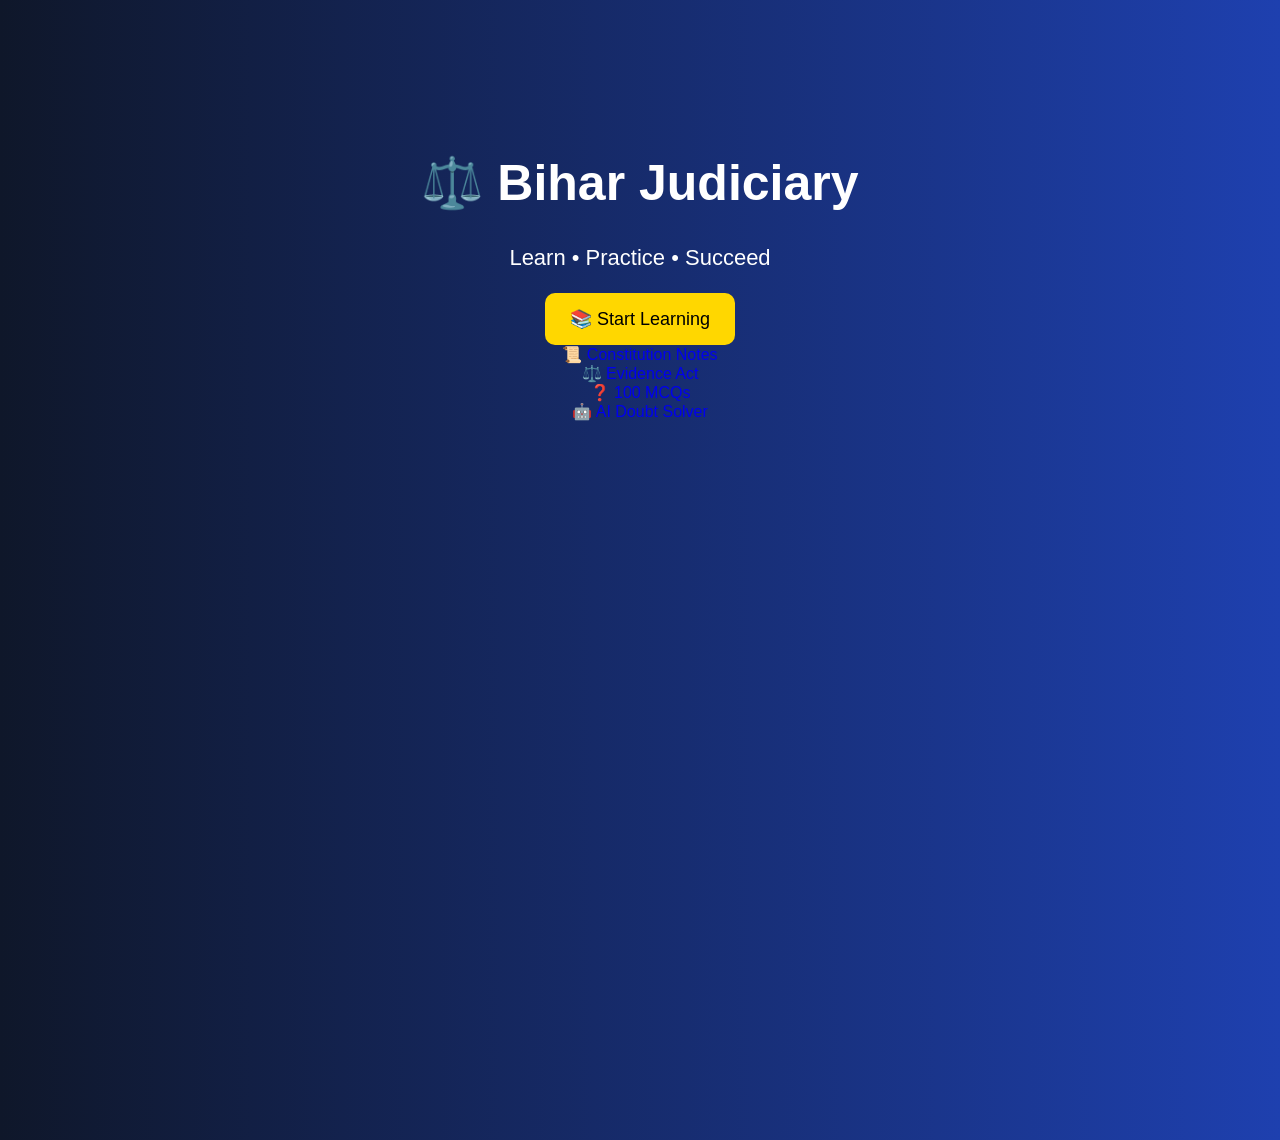
<file: index.html>
<!DOCTYPE html>
<html>
<head>
  <title>Bihar Judiciary App</title>
  <link rel="stylesheet" href="style.css">
</head>

<body>

  <div class="hero">

    <h1>⚖️ Bihar Judiciary</h1>

    <p>
      Learn • Practice • Succeed
    </p>

   <a href="syllabus.html">
  <button>
    📚 Start Learning
  </button>
</a>
<div class="quick-access">

 <a href="constitution.html" style="text-decoration:none;">
  <div class="card">
    📜 Constitution Notes
  </div>
</a>

<a href="evidence.html" style="text-decoration:none;">
  <div class="card">
    ⚖️ Evidence Act
  </div>
</a>

<a href="mcqs.html" style="text-decoration:none;">
  <div class="card">
    ❓ 100 MCQs
  </div>
</a>
<a href="ai.html" style="text-decoration:none;">
  <div class="card">
    🤖 AI Doubt Solver
  </div>
</a>

</div>
  </div>

</body>
</html>
</file>
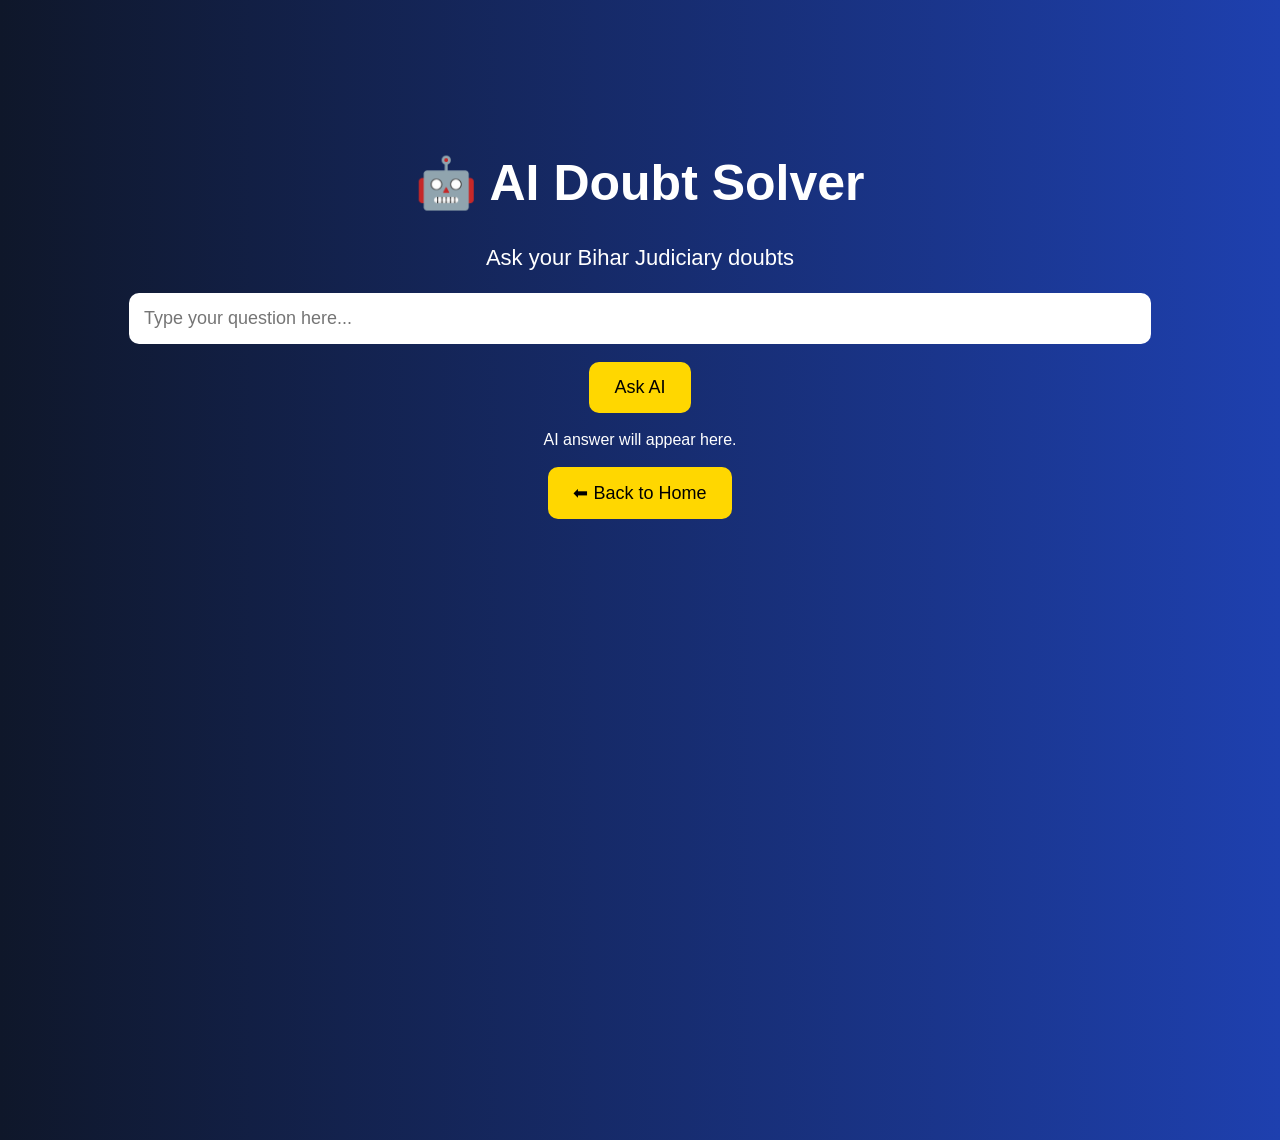
<file: ai.html>
<!DOCTYPE html>
<html>
<head>
  <title>AI Doubt Solver</title>
  <link rel="stylesheet" href="style.css">
</head>

<body>

<div class="hero">

<h1>🤖 AI Doubt Solver</h1>

<p>Ask your Bihar Judiciary doubts</p>

<input
  type="text"
  id="question"
  placeholder="Type your question here..."
  style="width:80%;padding:15px;border-radius:10px;border:none;font-size:18px;"
>

<br><br>

<button onclick="solveDoubt()">
  Ask AI
</button>

<br><br>

<div class="card" id="answer">
  AI answer will appear here.
</div>

<br>

<a href="index.html">
  <button>⬅ Back to Home</button>
</a>

</div>

<script>
function solveDoubt() {

  let q = document.getElementById("question").value;

  let answerBox = document.getElementById("answer");

  if(q.trim() === "") {
    answerBox.innerHTML = "Please enter a question.";
    return;
  }

  answerBox.innerHTML =
    "Demo Mode:<br><br>" +
    "Your question was: <b>" + q + "</b><br><br>" +
    "In Version 2, this will connect to a real AI backend.";
}
</script>

</body>
</html>
</file>
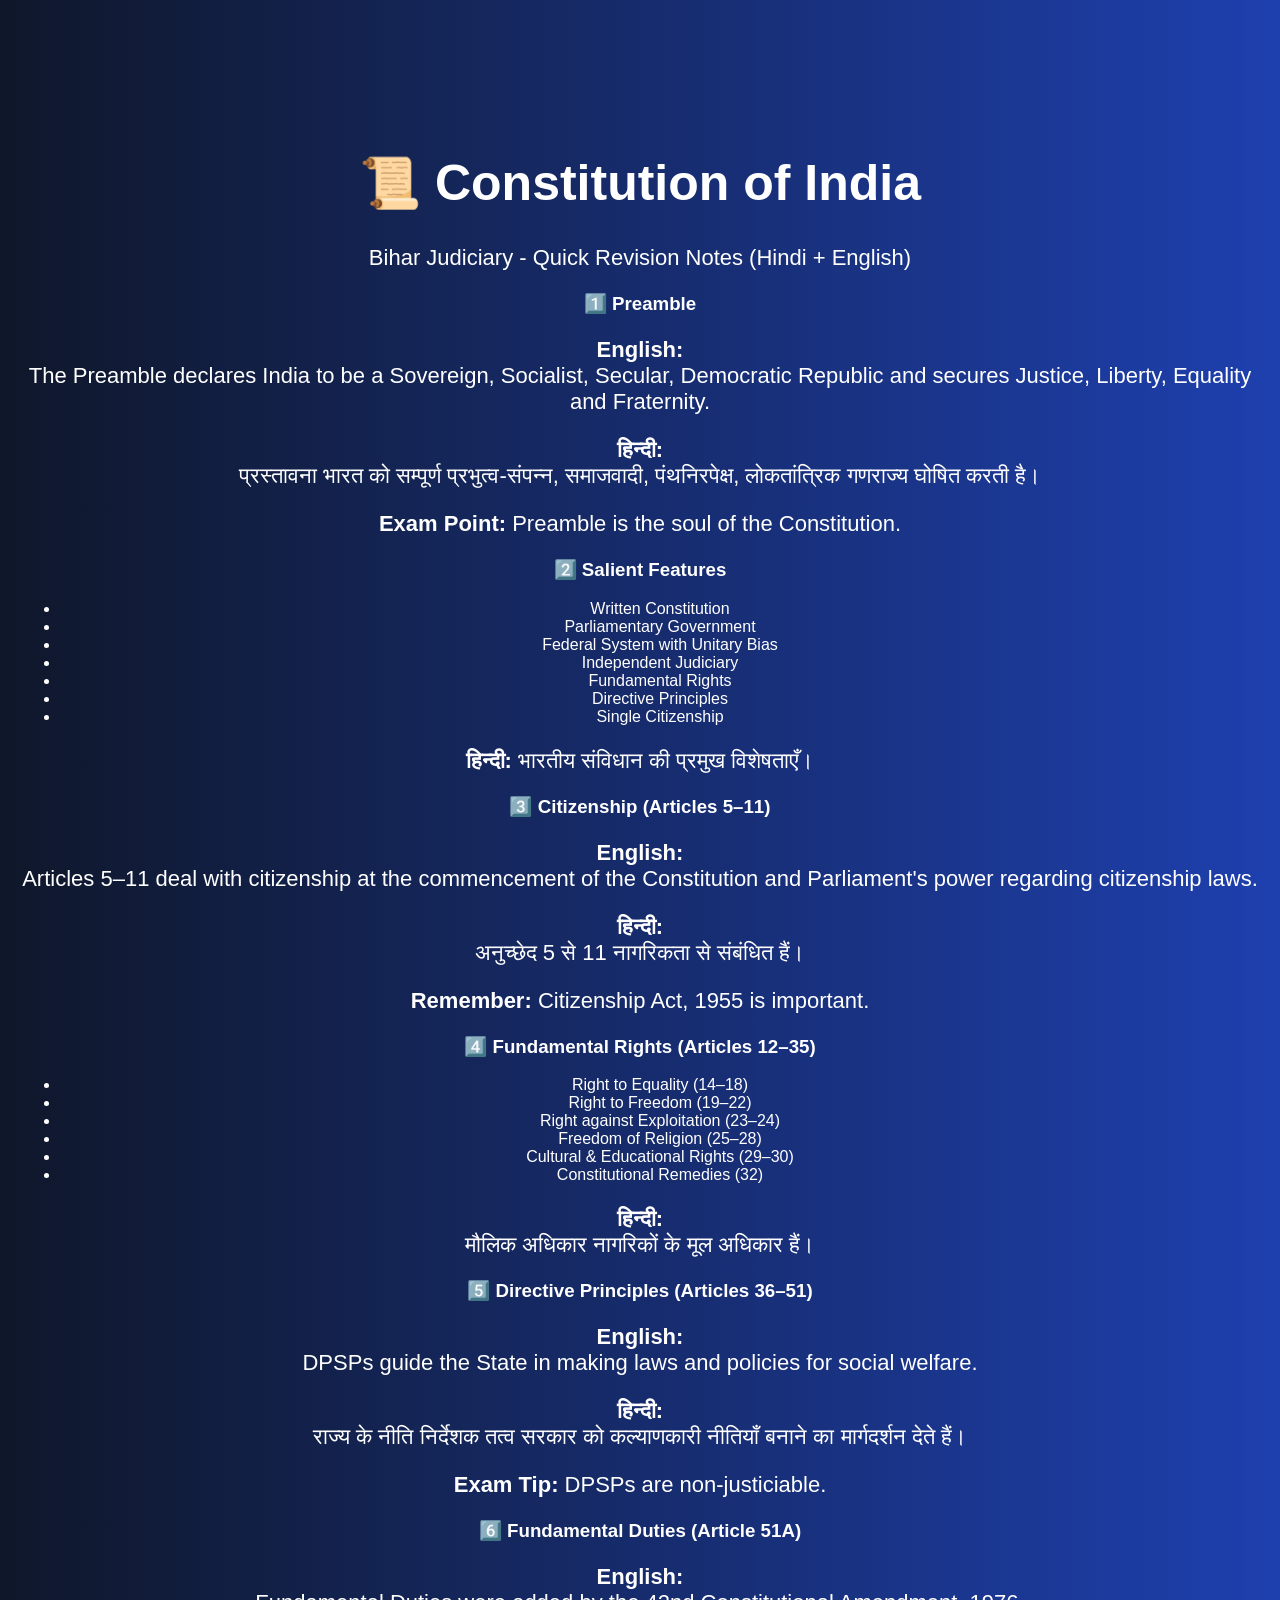
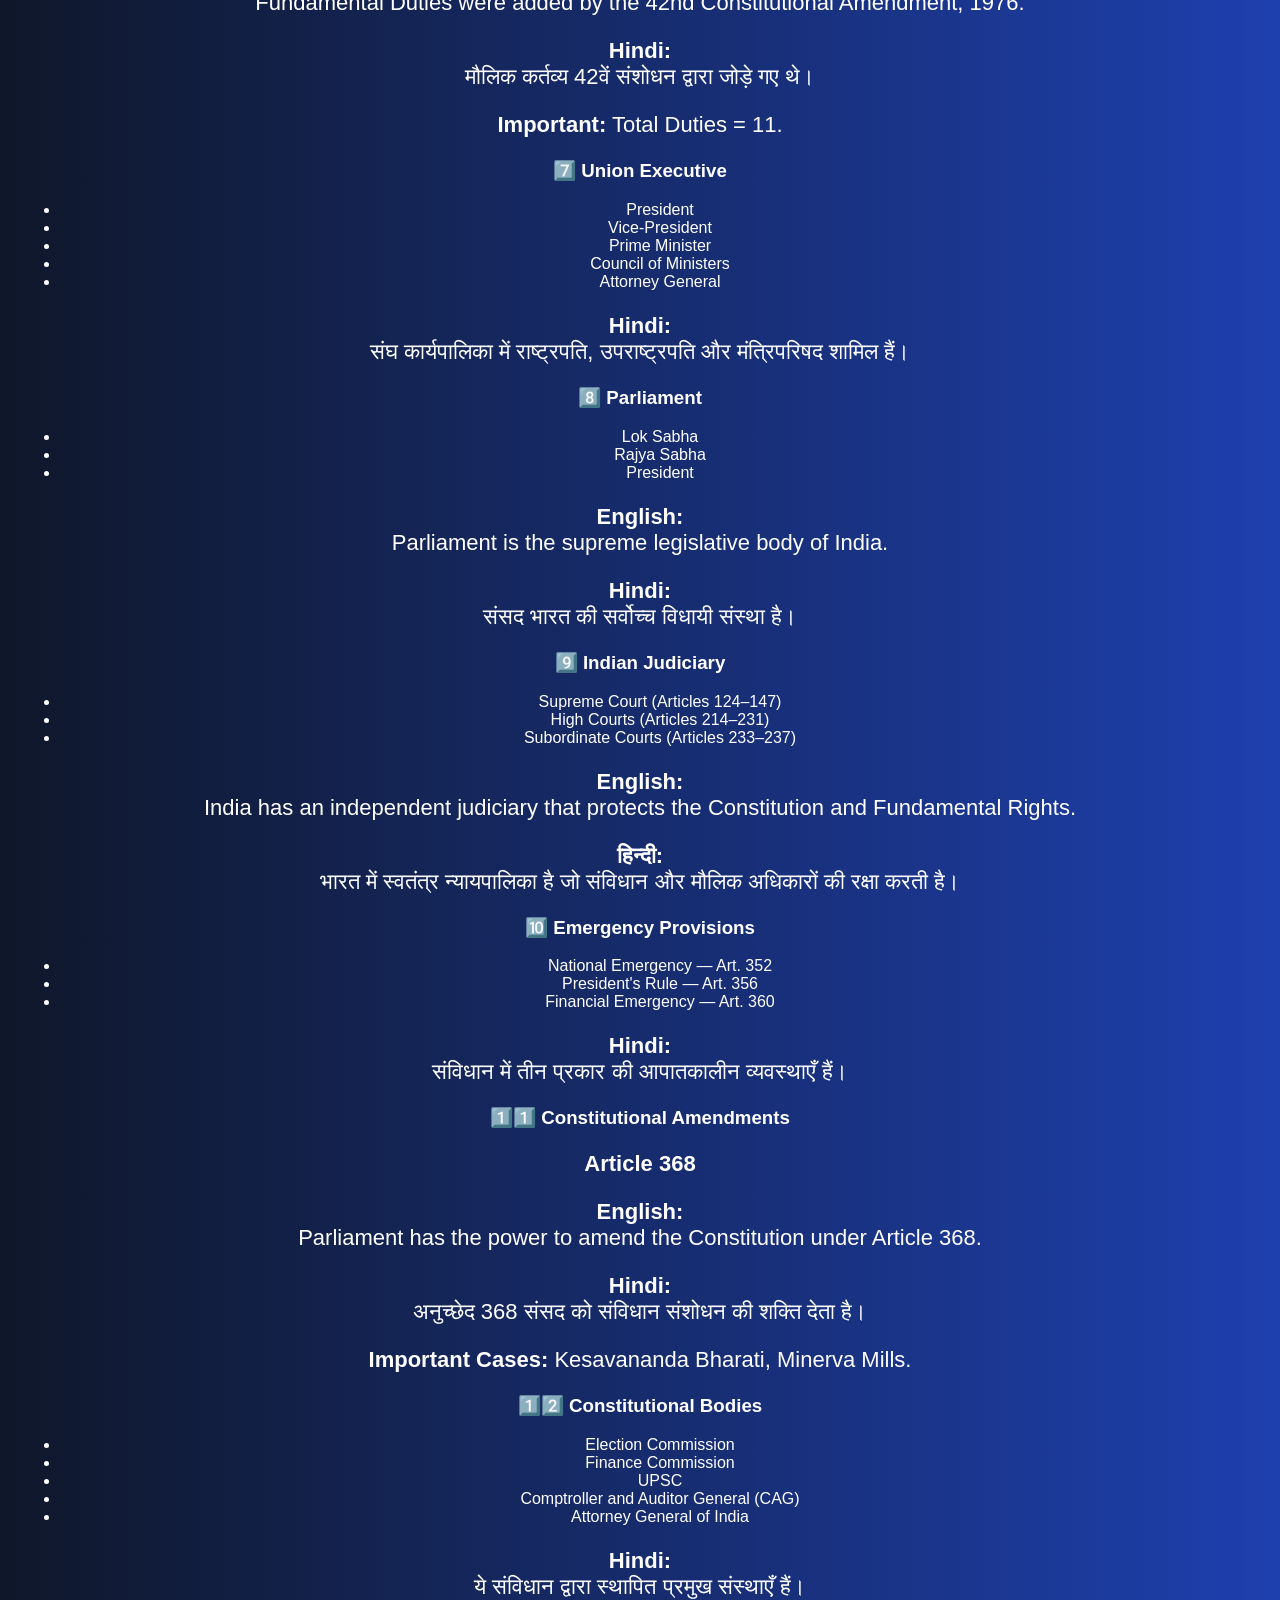
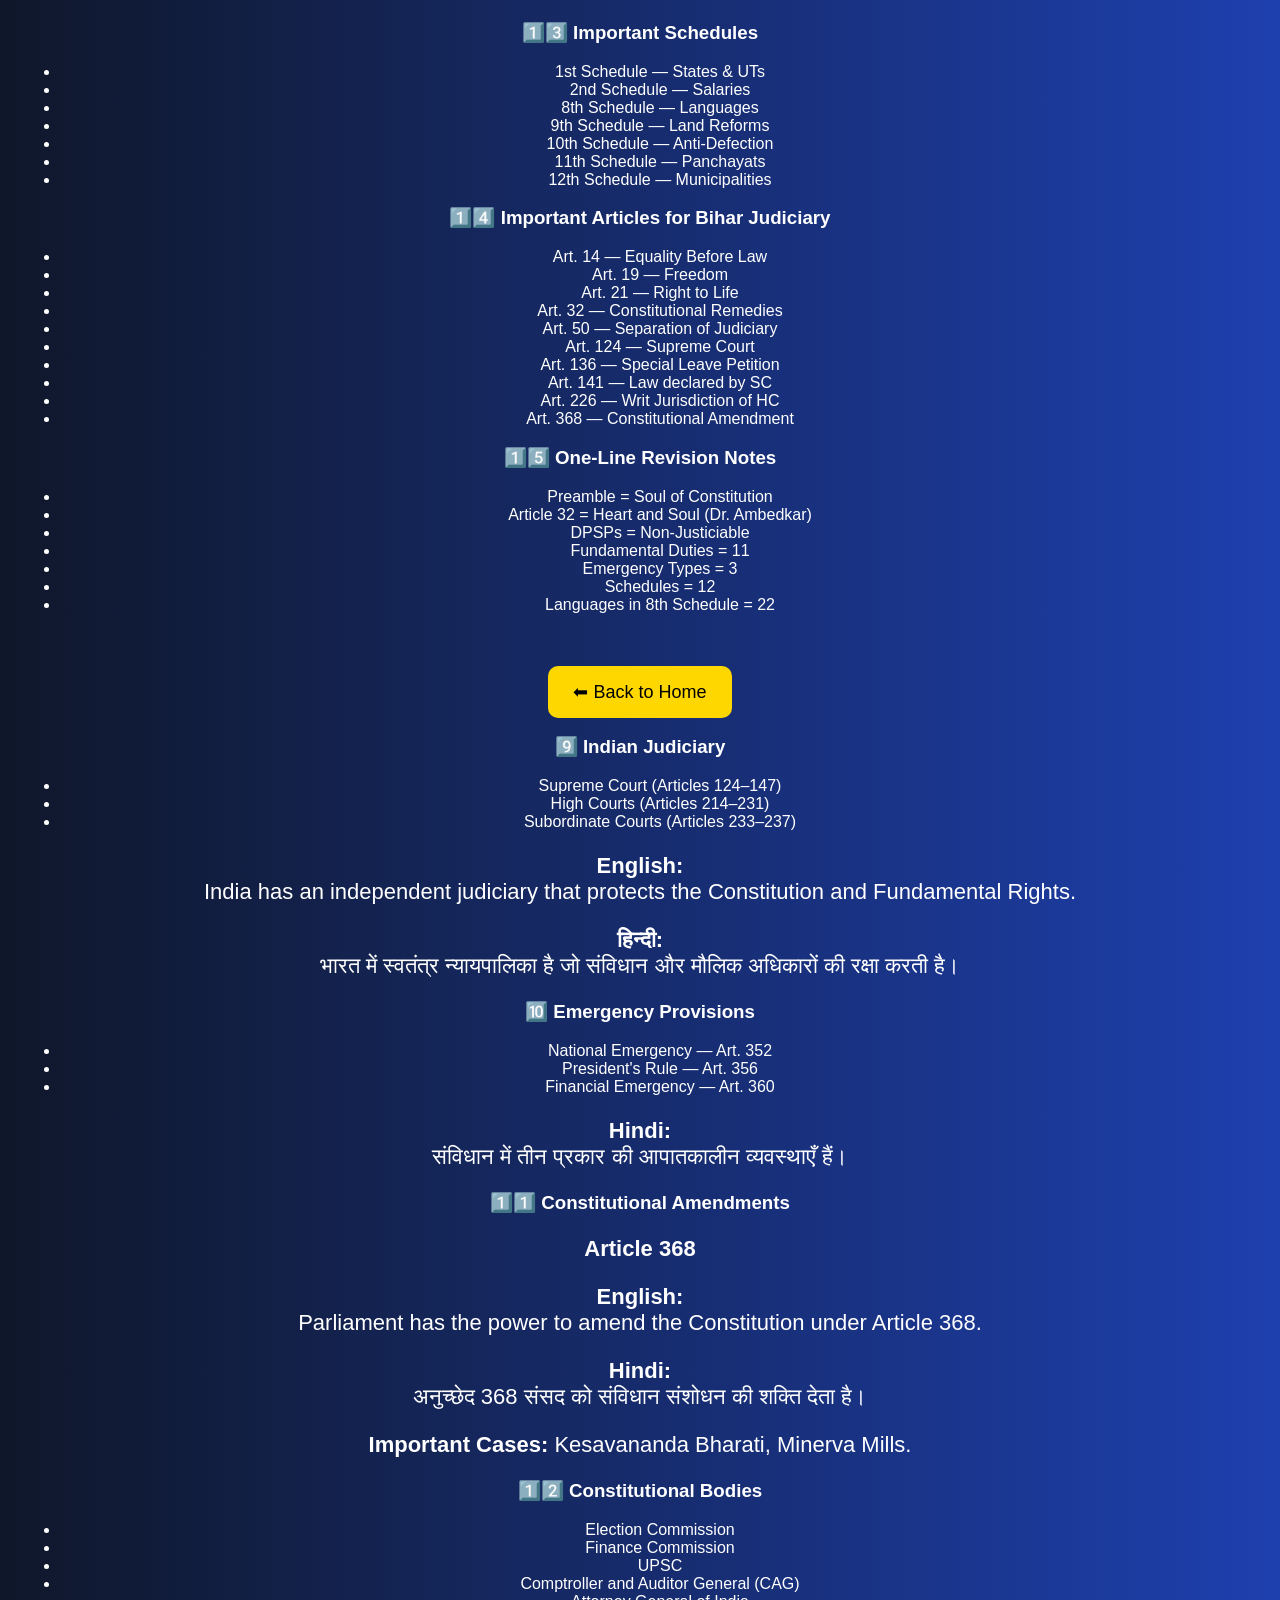
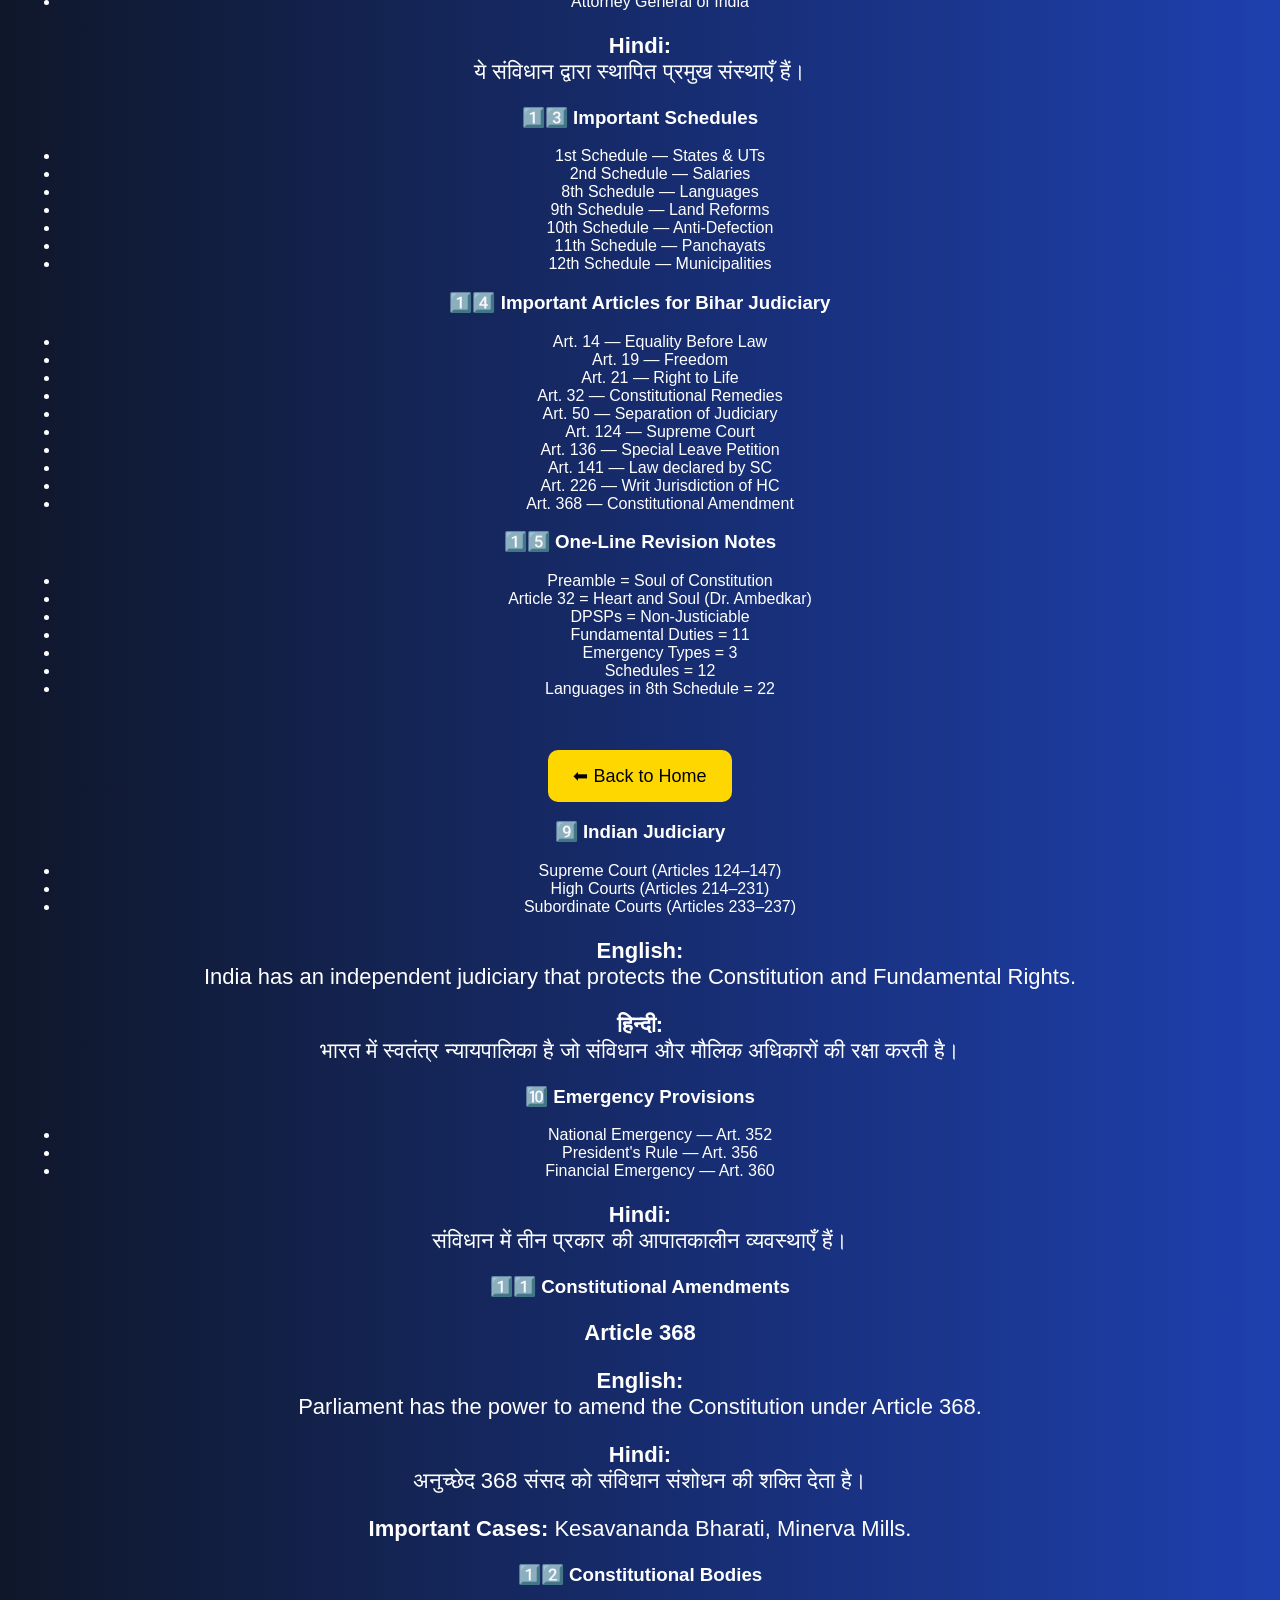
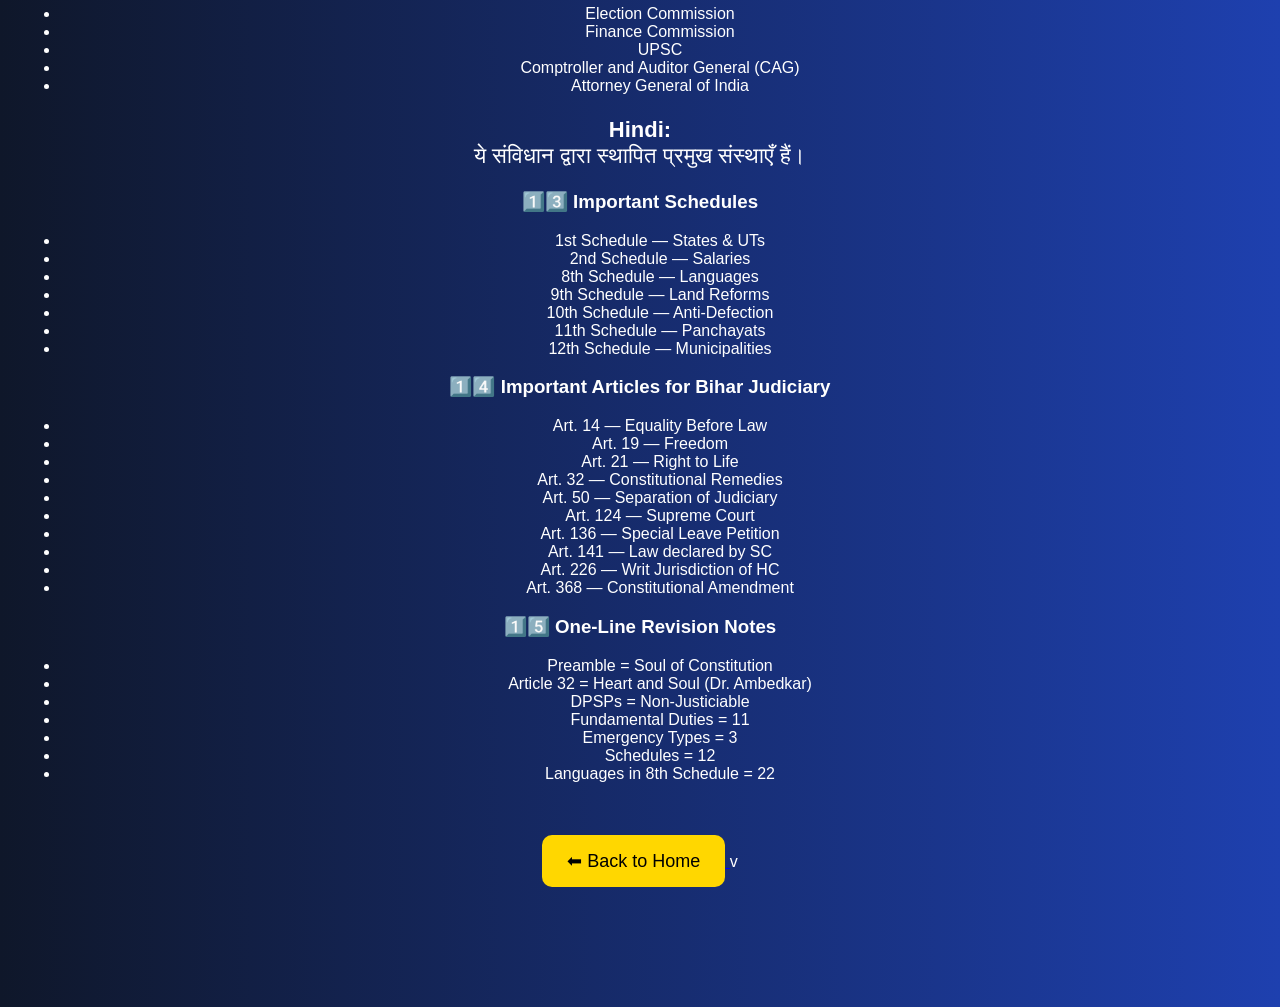
<file: constitution.html>
<!DOCTYPE html>
<html lang="en">
<head>
  <meta charset="UTF-8">
  <meta name="viewport" content="width=device-width, initial-scale=1.0">
  <title>Constitution of India Notes</title>
  <link rel="stylesheet" href="style.css">
</head>

<body>

<div class="hero">

<h1>📜 Constitution of India</h1>
<p>Bihar Judiciary - Quick Revision Notes (Hindi + English)</p>

<div class="quick-access">

<div class="card">
<h3>1️⃣ Preamble</h3>

<p><b>English:</b><br>
The Preamble declares India to be a Sovereign, Socialist, Secular, Democratic Republic and secures Justice, Liberty, Equality and Fraternity.</p>

<p><b>हिन्दी:</b><br>
प्रस्तावना भारत को सम्पूर्ण प्रभुत्व-संपन्न, समाजवादी, पंथनिरपेक्ष, लोकतांत्रिक गणराज्य घोषित करती है।</p>

<p><b>Exam Point:</b> Preamble is the soul of the Constitution.</p>
</div>


<div class="card">
<h3>2️⃣ Salient Features</h3>

<ul>
<li>Written Constitution</li>
<li>Parliamentary Government</li>
<li>Federal System with Unitary Bias</li>
<li>Independent Judiciary</li>
<li>Fundamental Rights</li>
<li>Directive Principles</li>
<li>Single Citizenship</li>
</ul>

<p><b>हिन्दी:</b> भारतीय संविधान की प्रमुख विशेषताएँ।</p>
</div>


<div class="card">
<h3>3️⃣ Citizenship (Articles 5–11)</h3>

<p><b>English:</b><br>
Articles 5–11 deal with citizenship at the commencement of the Constitution and Parliament's power regarding citizenship laws.</p>

<p><b>हिन्दी:</b><br>
अनुच्छेद 5 से 11 नागरिकता से संबंधित हैं।</p>

<p><b>Remember:</b> Citizenship Act, 1955 is important.</p>
</div>


<div class="card">
<h3>4️⃣ Fundamental Rights (Articles 12–35)</h3>

<ul>
<li>Right to Equality (14–18)</li>
<li>Right to Freedom (19–22)</li>
<li>Right against Exploitation (23–24)</li>
<li>Freedom of Religion (25–28)</li>
<li>Cultural & Educational Rights (29–30)</li>
<li>Constitutional Remedies (32)</li>
</ul>

<p><b>हिन्दी:</b><br>
मौलिक अधिकार नागरिकों के मूल अधिकार हैं।</p>
</div>


<div class="card">
<h3>5️⃣ Directive Principles (Articles 36–51)</h3>

<p><b>English:</b><br>
DPSPs guide the State in making laws and policies for social welfare.</p>

<p><b>हिन्दी:</b><br>
राज्य के नीति निर्देशक तत्व सरकार को कल्याणकारी नीतियाँ बनाने का मार्गदर्शन देते हैं।</p>

<p><b>Exam Tip:</b> DPSPs are non-justiciable.</p>
</div>


<div class="card">
<h3>6️⃣ Fundamental Duties (Article 51A)</h3>

<p><b>English:</b><br>
Fundamental Duties were added by the 42nd Constitutional Amendment, 1976.</p>

<p><b>Hindi:</b><br>
मौलिक कर्तव्य 42वें संशोधन द्वारा जोड़े गए थे।</p>

<p><b>Important:</b> Total Duties = 11.</p>
</div>


<div class="card">
<h3>7️⃣ Union Executive</h3>

<ul>
<li>President</li>
<li>Vice-President</li>
<li>Prime Minister</li>
<li>Council of Ministers</li>
<li>Attorney General</li>
</ul>

<p><b>Hindi:</b><br>
संघ कार्यपालिका में राष्ट्रपति, उपराष्ट्रपति और मंत्रिपरिषद शामिल हैं।</p>
</div>


<div class="card">
<h3>8️⃣ Parliament</h3>

<ul>
<li>Lok Sabha</li>
<li>Rajya Sabha</li>
<li>President</li>
</ul>

<p><b>English:</b><br>
Parliament is the supreme legislative body of India.</p>

<p><b>Hindi:</b><br>
संसद भारत की सर्वोच्च विधायी संस्था है।</p>
  <div class="card">
<h3>9️⃣ Indian Judiciary</h3>

<ul>
<li>Supreme Court (Articles 124–147)</li>
<li>High Courts (Articles 214–231)</li>
<li>Subordinate Courts (Articles 233–237)</li>
</ul>

<p><b>English:</b><br>
India has an independent judiciary that protects the Constitution and Fundamental Rights.</p>

<p><b>हिन्दी:</b><br>
भारत में स्वतंत्र न्यायपालिका है जो संविधान और मौलिक अधिकारों की रक्षा करती है।</p>
</div>


<div class="card">
<h3>🔟 Emergency Provisions</h3>

<ul>
<li>National Emergency — Art. 352</li>
<li>President's Rule — Art. 356</li>
<li>Financial Emergency — Art. 360</li>
</ul>

<p><b>Hindi:</b><br>
संविधान में तीन प्रकार की आपातकालीन व्यवस्थाएँ हैं।</p>
</div>


<div class="card">
<h3>1️⃣1️⃣ Constitutional Amendments</h3>

<p><b>Article 368</b></p>

<p><b>English:</b><br>
Parliament has the power to amend the Constitution under Article 368.</p>

<p><b>Hindi:</b><br>
अनुच्छेद 368 संसद को संविधान संशोधन की शक्ति देता है।</p>

<p><b>Important Cases:</b> Kesavananda Bharati, Minerva Mills.</p>
</div>


<div class="card">
<h3>1️⃣2️⃣ Constitutional Bodies</h3>

<ul>
<li>Election Commission</li>
<li>Finance Commission</li>
<li>UPSC</li>
<li>Comptroller and Auditor General (CAG)</li>
<li>Attorney General of India</li>
</ul>

<p><b>Hindi:</b><br>
ये संविधान द्वारा स्थापित प्रमुख संस्थाएँ हैं।</p>
</div>


<div class="card">
<h3>1️⃣3️⃣ Important Schedules</h3>

<ul>
<li>1st Schedule — States & UTs</li>
<li>2nd Schedule — Salaries</li>
<li>8th Schedule — Languages</li>
<li>9th Schedule — Land Reforms</li>
<li>10th Schedule — Anti-Defection</li>
<li>11th Schedule — Panchayats</li>
<li>12th Schedule — Municipalities</li>
</ul>
</div>


<div class="card">
<h3>1️⃣4️⃣ Important Articles for Bihar Judiciary</h3>

<ul>
<li>Art. 14 — Equality Before Law</li>
<li>Art. 19 — Freedom</li>
<li>Art. 21 — Right to Life</li>
<li>Art. 32 — Constitutional Remedies</li>
<li>Art. 50 — Separation of Judiciary</li>
<li>Art. 124 — Supreme Court</li>
<li>Art. 136 — Special Leave Petition</li>
<li>Art. 141 — Law declared by SC</li>
<li>Art. 226 — Writ Jurisdiction of HC</li>
<li>Art. 368 — Constitutional Amendment</li>
</ul>
</div>


<div class="card">
<h3>1️⃣5️⃣ One-Line Revision Notes</h3>

<ul>
<li>Preamble = Soul of Constitution</li>
<li>Article 32 = Heart and Soul (Dr. Ambedkar)</li>
<li>DPSPs = Non-Justiciable</li>
<li>Fundamental Duties = 11</li>
<li>Emergency Types = 3</li>
<li>Schedules = 12</li>
<li>Languages in 8th Schedule = 22</li>
</ul>
</div>

<br><br>

<a href="index.html">
<button>⬅ Back to Home</button>
</a><div class="card">
<h3>9️⃣ Indian Judiciary</h3>

<ul>
<li>Supreme Court (Articles 124–147)</li>
<li>High Courts (Articles 214–231)</li>
<li>Subordinate Courts (Articles 233–237)</li>
</ul>

<p><b>English:</b><br>
India has an independent judiciary that protects the Constitution and Fundamental Rights.</p>

<p><b>हिन्दी:</b><br>
भारत में स्वतंत्र न्यायपालिका है जो संविधान और मौलिक अधिकारों की रक्षा करती है।</p>
</div>


<div class="card">
<h3>🔟 Emergency Provisions</h3>

<ul>
<li>National Emergency — Art. 352</li>
<li>President's Rule — Art. 356</li>
<li>Financial Emergency — Art. 360</li>
</ul>

<p><b>Hindi:</b><br>
संविधान में तीन प्रकार की आपातकालीन व्यवस्थाएँ हैं।</p>
</div>


<div class="card">
<h3>1️⃣1️⃣ Constitutional Amendments</h3>

<p><b>Article 368</b></p>

<p><b>English:</b><br>
Parliament has the power to amend the Constitution under Article 368.</p>

<p><b>Hindi:</b><br>
अनुच्छेद 368 संसद को संविधान संशोधन की शक्ति देता है।</p>

<p><b>Important Cases:</b> Kesavananda Bharati, Minerva Mills.</p>
</div>


<div class="card">
<h3>1️⃣2️⃣ Constitutional Bodies</h3>

<ul>
<li>Election Commission</li>
<li>Finance Commission</li>
<li>UPSC</li>
<li>Comptroller and Auditor General (CAG)</li>
<li>Attorney General of India</li>
</ul>

<p><b>Hindi:</b><br>
ये संविधान द्वारा स्थापित प्रमुख संस्थाएँ हैं।</p>
</div>


<div class="card">
<h3>1️⃣3️⃣ Important Schedules</h3>

<ul>
<li>1st Schedule — States & UTs</li>
<li>2nd Schedule — Salaries</li>
<li>8th Schedule — Languages</li>
<li>9th Schedule — Land Reforms</li>
<li>10th Schedule — Anti-Defection</li>
<li>11th Schedule — Panchayats</li>
<li>12th Schedule — Municipalities</li>
</ul>
</div>


<div class="card">
<h3>1️⃣4️⃣ Important Articles for Bihar Judiciary</h3>

<ul>
<li>Art. 14 — Equality Before Law</li>
<li>Art. 19 — Freedom</li>
<li>Art. 21 — Right to Life</li>
<li>Art. 32 — Constitutional Remedies</li>
<li>Art. 50 — Separation of Judiciary</li>
<li>Art. 124 — Supreme Court</li>
<li>Art. 136 — Special Leave Petition</li>
<li>Art. 141 — Law declared by SC</li>
<li>Art. 226 — Writ Jurisdiction of HC</li>
<li>Art. 368 — Constitutional Amendment</li>
</ul>
</div>


<div class="card">
<h3>1️⃣5️⃣ One-Line Revision Notes</h3>

<ul>
<li>Preamble = Soul of Constitution</li>
<li>Article 32 = Heart and Soul (Dr. Ambedkar)</li>
<li>DPSPs = Non-Justiciable</li>
<li>Fundamental Duties = 11</li>
<li>Emergency Types = 3</li>
<li>Schedules = 12</li>
<li>Languages in 8th Schedule = 22</li>
</ul>
</div>

<br><br>

<a href="index.html">
<button>⬅ Back to Home</button>
</a><div class="card">
<h3>9️⃣ Indian Judiciary</h3>

<ul>
<li>Supreme Court (Articles 124–147)</li>
<li>High Courts (Articles 214–231)</li>
<li>Subordinate Courts (Articles 233–237)</li>
</ul>

<p><b>English:</b><br>
India has an independent judiciary that protects the Constitution and Fundamental Rights.</p>

<p><b>हिन्दी:</b><br>
भारत में स्वतंत्र न्यायपालिका है जो संविधान और मौलिक अधिकारों की रक्षा करती है।</p>
</div>


<div class="card">
<h3>🔟 Emergency Provisions</h3>

<ul>
<li>National Emergency — Art. 352</li>
<li>President's Rule — Art. 356</li>
<li>Financial Emergency — Art. 360</li>
</ul>

<p><b>Hindi:</b><br>
संविधान में तीन प्रकार की आपातकालीन व्यवस्थाएँ हैं।</p>
</div>


<div class="card">
<h3>1️⃣1️⃣ Constitutional Amendments</h3>

<p><b>Article 368</b></p>

<p><b>English:</b><br>
Parliament has the power to amend the Constitution under Article 368.</p>

<p><b>Hindi:</b><br>
अनुच्छेद 368 संसद को संविधान संशोधन की शक्ति देता है।</p>

<p><b>Important Cases:</b> Kesavananda Bharati, Minerva Mills.</p>
</div>


<div class="card">
<h3>1️⃣2️⃣ Constitutional Bodies</h3>

<ul>
<li>Election Commission</li>
<li>Finance Commission</li>
<li>UPSC</li>
<li>Comptroller and Auditor General (CAG)</li>
<li>Attorney General of India</li>
</ul>

<p><b>Hindi:</b><br>
ये संविधान द्वारा स्थापित प्रमुख संस्थाएँ हैं।</p>
</div>


<div class="card">
<h3>1️⃣3️⃣ Important Schedules</h3>

<ul>
<li>1st Schedule — States & UTs</li>
<li>2nd Schedule — Salaries</li>
<li>8th Schedule — Languages</li>
<li>9th Schedule — Land Reforms</li>
<li>10th Schedule — Anti-Defection</li>
<li>11th Schedule — Panchayats</li>
<li>12th Schedule — Municipalities</li>
</ul>
</div>


<div class="card">
<h3>1️⃣4️⃣ Important Articles for Bihar Judiciary</h3>

<ul>
<li>Art. 14 — Equality Before Law</li>
<li>Art. 19 — Freedom</li>
<li>Art. 21 — Right to Life</li>
<li>Art. 32 — Constitutional Remedies</li>
<li>Art. 50 — Separation of Judiciary</li>
<li>Art. 124 — Supreme Court</li>
<li>Art. 136 — Special Leave Petition</li>
<li>Art. 141 — Law declared by SC</li>
<li>Art. 226 — Writ Jurisdiction of HC</li>
<li>Art. 368 — Constitutional Amendment</li>
</ul>
</div>


<div class="card">
<h3>1️⃣5️⃣ One-Line Revision Notes</h3>

<ul>
<li>Preamble = Soul of Constitution</li>
<li>Article 32 = Heart and Soul (Dr. Ambedkar)</li>
<li>DPSPs = Non-Justiciable</li>
<li>Fundamental Duties = 11</li>
<li>Emergency Types = 3</li>
<li>Schedules = 12</li>
<li>Languages in 8th Schedule = 22</li>
</ul>
</div>

<br><br>

<a href="index.html">
<button>⬅ Back to Home</button>
</a>v
</div>

</div>

</div>

</body>
</html>
</file>
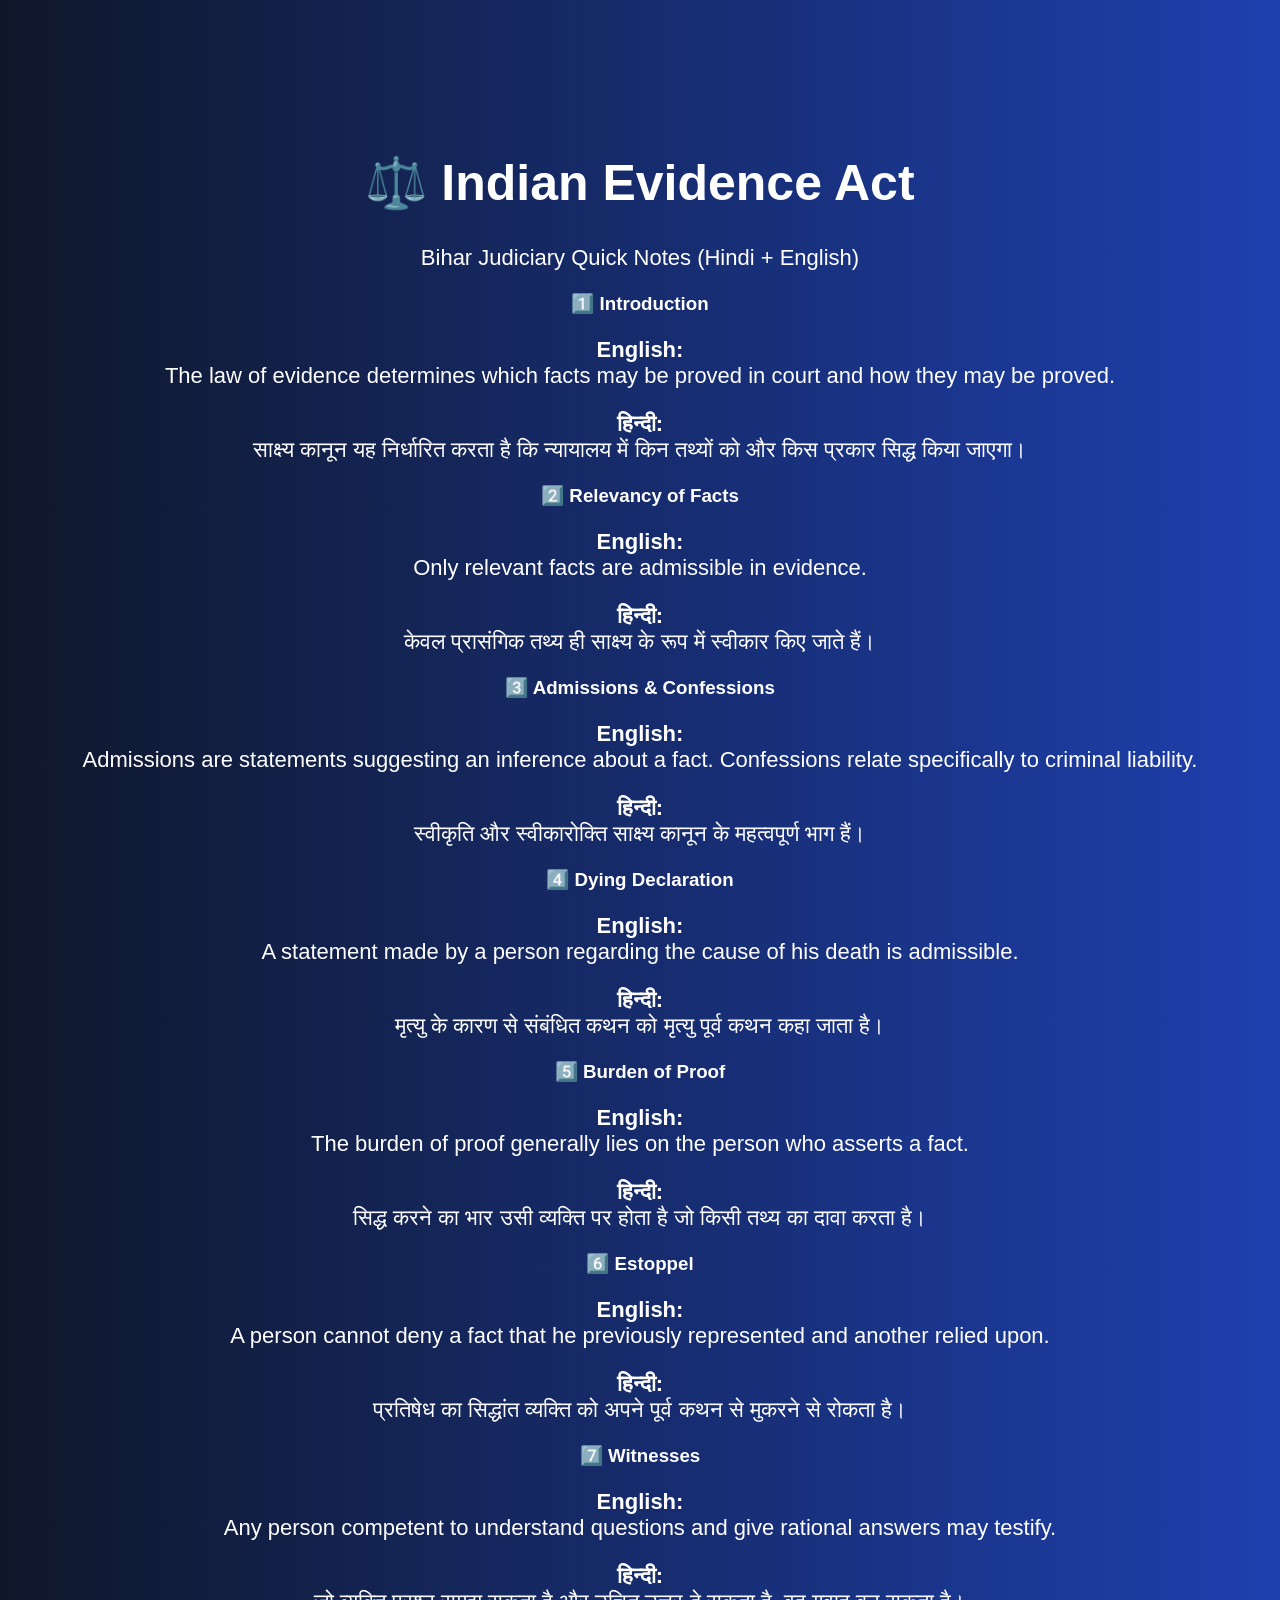
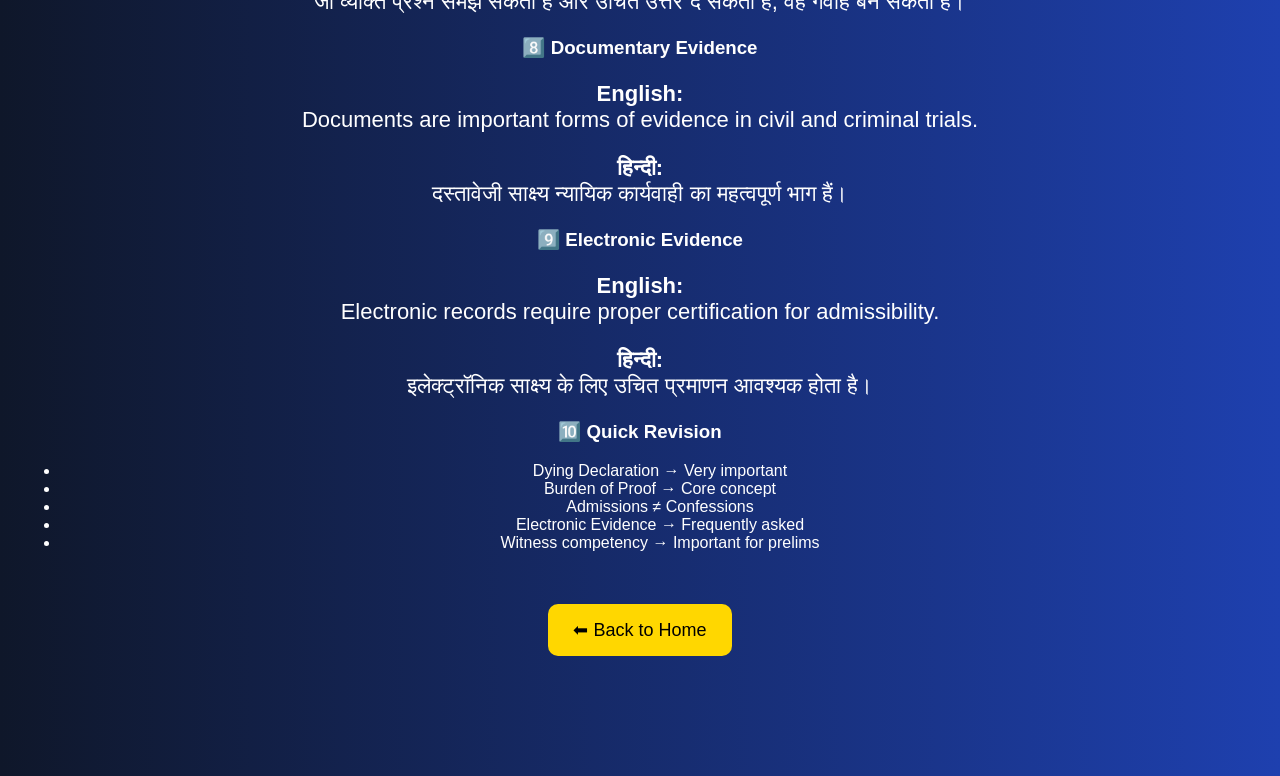
<file: evidence.html>
<!DOCTYPE html>
<html>
<head>
    <title>Indian Evidence Act</title>
    <link rel="stylesheet" href="style.css">
</head>

<body>

<div class="hero">

<h1>⚖️ Indian Evidence Act</h1>
<p>Bihar Judiciary Quick Notes (Hindi + English)</p>

<div class="quick-access">

<div class="card">
<h3>1️⃣ Introduction</h3>

<p><b>English:</b><br>
The law of evidence determines which facts may be proved in court and how they may be proved.</p>

<p><b>हिन्दी:</b><br>
साक्ष्य कानून यह निर्धारित करता है कि न्यायालय में किन तथ्यों को और किस प्रकार सिद्ध किया जाएगा।</p>
</div>


<div class="card">
<h3>2️⃣ Relevancy of Facts</h3>

<p><b>English:</b><br>
Only relevant facts are admissible in evidence.</p>

<p><b>हिन्दी:</b><br>
केवल प्रासंगिक तथ्य ही साक्ष्य के रूप में स्वीकार किए जाते हैं।</p>
</div>


<div class="card">
<h3>3️⃣ Admissions & Confessions</h3>

<p><b>English:</b><br>
Admissions are statements suggesting an inference about a fact. Confessions relate specifically to criminal liability.</p>

<p><b>हिन्दी:</b><br>
स्वीकृति और स्वीकारोक्ति साक्ष्य कानून के महत्वपूर्ण भाग हैं।</p>
</div>


<div class="card">
<h3>4️⃣ Dying Declaration</h3>

<p><b>English:</b><br>
A statement made by a person regarding the cause of his death is admissible.</p>

<p><b>हिन्दी:</b><br>
मृत्यु के कारण से संबंधित कथन को मृत्यु पूर्व कथन कहा जाता है।</p>
</div>


<div class="card">
<h3>5️⃣ Burden of Proof</h3>

<p><b>English:</b><br>
The burden of proof generally lies on the person who asserts a fact.</p>

<p><b>हिन्दी:</b><br>
सिद्ध करने का भार उसी व्यक्ति पर होता है जो किसी तथ्य का दावा करता है।</p>
</div>


<div class="card">
<h3>6️⃣ Estoppel</h3>

<p><b>English:</b><br>
A person cannot deny a fact that he previously represented and another relied upon.</p>

<p><b>हिन्दी:</b><br>
प्रतिषेध का सिद्धांत व्यक्ति को अपने पूर्व कथन से मुकरने से रोकता है।</p>
</div>


<div class="card">
<h3>7️⃣ Witnesses</h3>

<p><b>English:</b><br>
Any person competent to understand questions and give rational answers may testify.</p>

<p><b>हिन्दी:</b><br>
जो व्यक्ति प्रश्न समझ सकता है और उचित उत्तर दे सकता है, वह गवाह बन सकता है।</p>
</div>


<div class="card">
<h3>8️⃣ Documentary Evidence</h3>

<p><b>English:</b><br>
Documents are important forms of evidence in civil and criminal trials.</p>

<p><b>हिन्दी:</b><br>
दस्तावेजी साक्ष्य न्यायिक कार्यवाही का महत्वपूर्ण भाग हैं।</p>
</div>


<div class="card">
<h3>9️⃣ Electronic Evidence</h3>

<p><b>English:</b><br>
Electronic records require proper certification for admissibility.</p>

<p><b>हिन्दी:</b><br>
इलेक्ट्रॉनिक साक्ष्य के लिए उचित प्रमाणन आवश्यक होता है।</p>
</div>


<div class="card">
<h3>🔟 Quick Revision</h3>

<ul>
<li>Dying Declaration → Very important</li>
<li>Burden of Proof → Core concept</li>
<li>Admissions ≠ Confessions</li>
<li>Electronic Evidence → Frequently asked</li>
<li>Witness competency → Important for prelims</li>
</ul>
</div>

</div>

<br><br>

<a href="index.html">
<button>⬅ Back to Home</button>
</a>

</div>

</body>
</html>
</file>
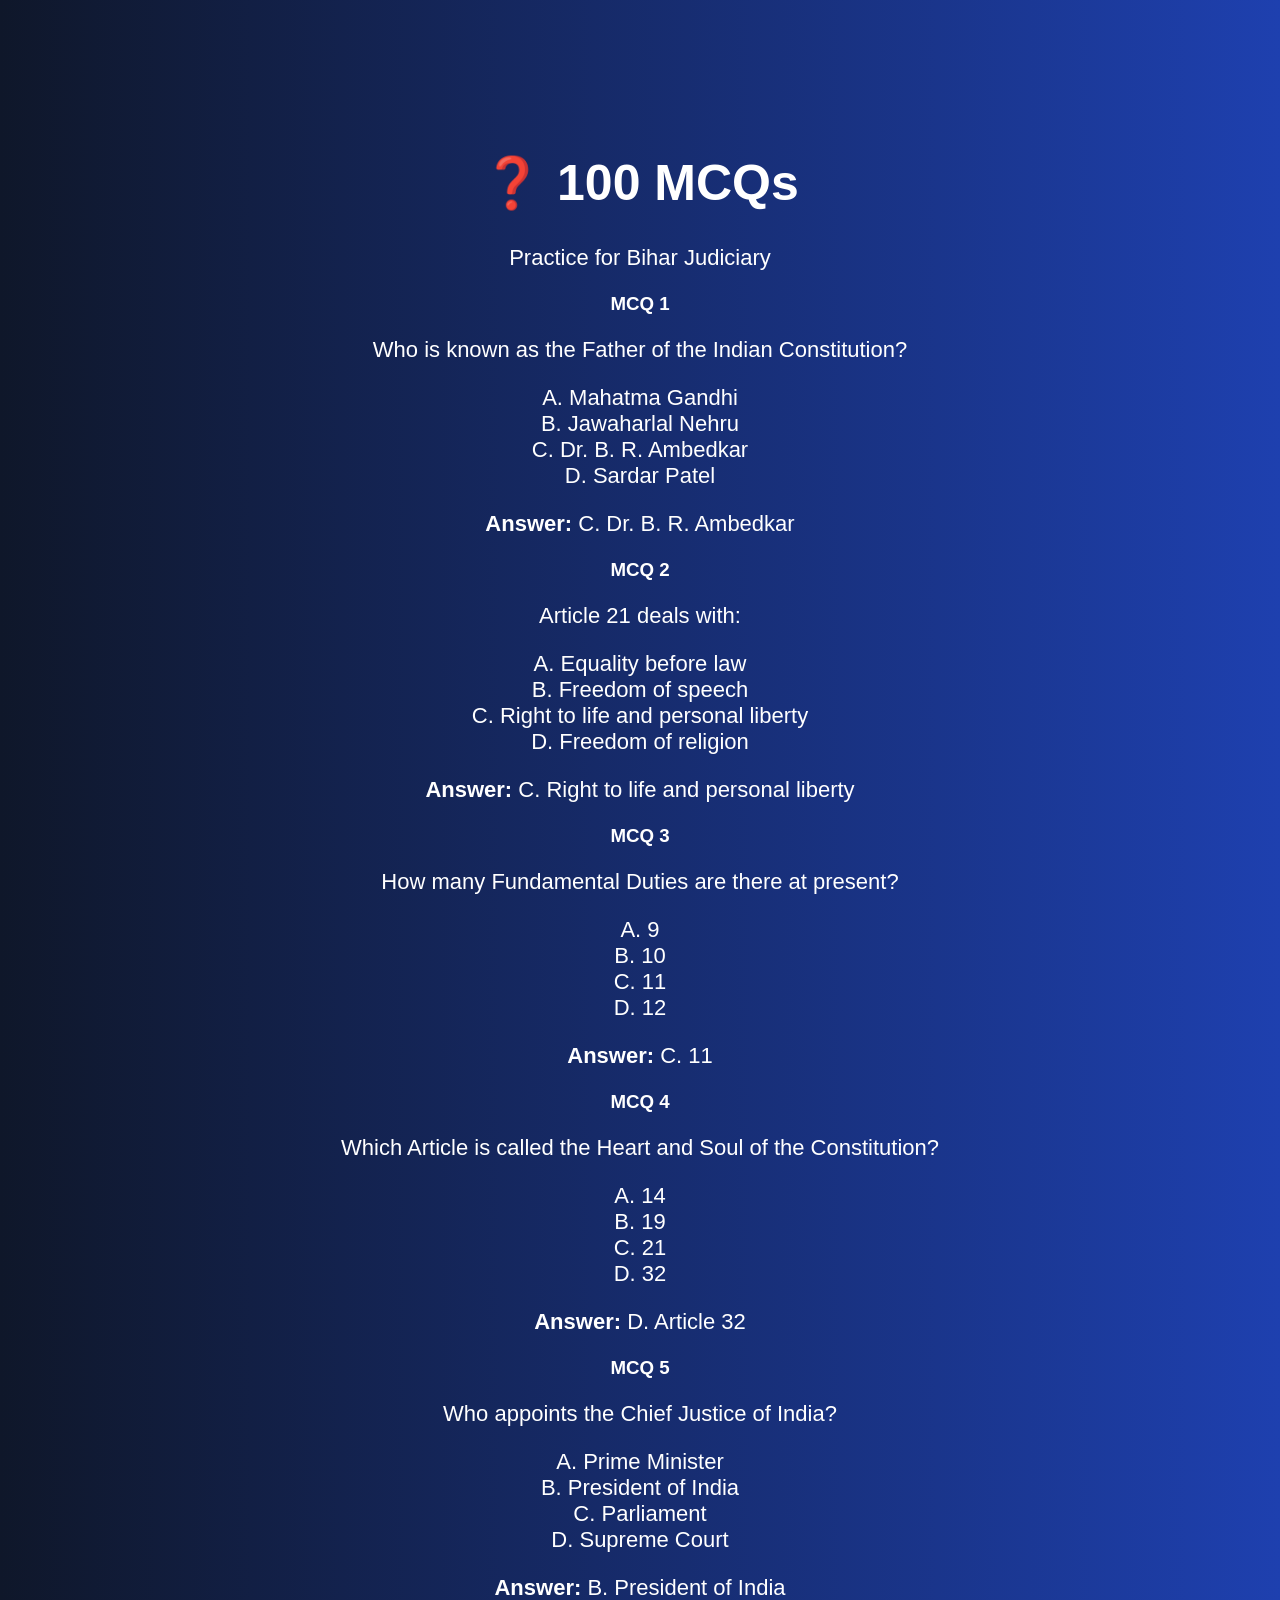
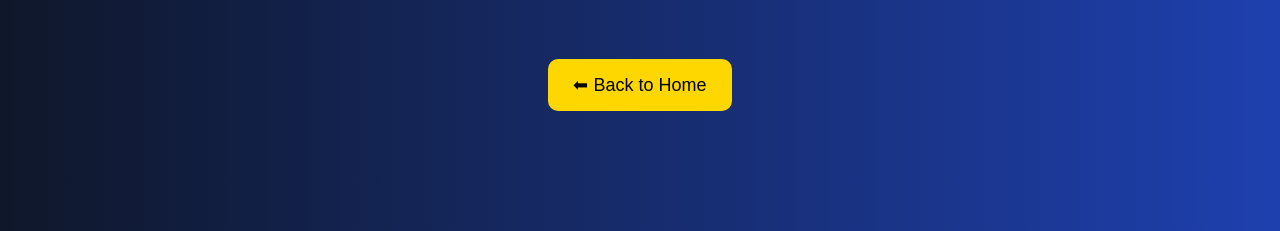
<file: mcqs.html>
<!DOCTYPE html>
<html>
<head>
  <title>100 MCQs - Bihar Judiciary</title>
  <link rel="stylesheet" href="style.css">
</head>

<body>

<div class="hero">

<h1>❓ 100 MCQs</h1>
<p>Practice for Bihar Judiciary</p>

<div class="quick-access">

<div class="card">
<h3>MCQ 1</h3>
<p>Who is known as the Father of the Indian Constitution?</p>

<p>A. Mahatma Gandhi<br>
B. Jawaharlal Nehru<br>
C. Dr. B. R. Ambedkar<br>
D. Sardar Patel</p>

<p><b>Answer:</b> C. Dr. B. R. Ambedkar</p>
</div>


<div class="card">
<h3>MCQ 2</h3>
<p>Article 21 deals with:</p>

<p>A. Equality before law<br>
B. Freedom of speech<br>
C. Right to life and personal liberty<br>
D. Freedom of religion</p>

<p><b>Answer:</b> C. Right to life and personal liberty</p>
</div>


<div class="card">
<h3>MCQ 3</h3>
<p>How many Fundamental Duties are there at present?</p>

<p>A. 9<br>
B. 10<br>
C. 11<br>
D. 12</p>

<p><b>Answer:</b> C. 11</p>
</div>


<div class="card">
<h3>MCQ 4</h3>
<p>Which Article is called the Heart and Soul of the Constitution?</p>

<p>A. 14<br>
B. 19<br>
C. 21<br>
D. 32</p>

<p><b>Answer:</b> D. Article 32</p>
</div>


<div class="card">
<h3>MCQ 5</h3>
<p>Who appoints the Chief Justice of India?</p>

<p>A. Prime Minister<br>
B. President of India<br>
C. Parliament<br>
D. Supreme Court</p>

<p><b>Answer:</b> B. President of India</p>
</div>

</div>

<br><br>

<a href="index.html">
<button>⬅ Back to Home</button>
</a>

</div>

</body>
</html>
</file>
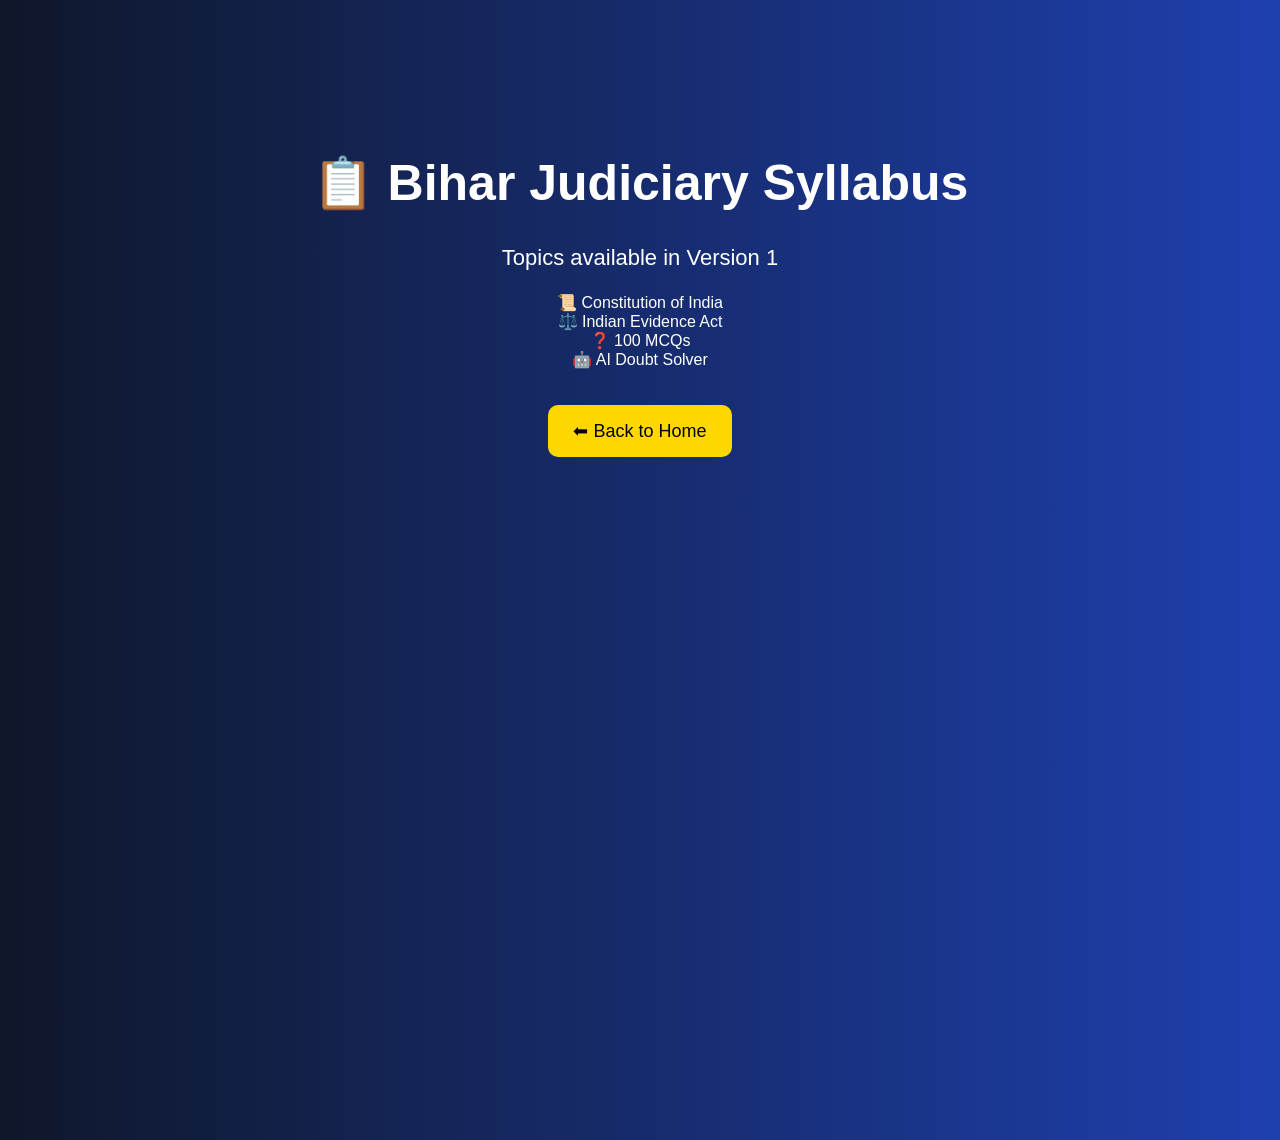
<file: syllabus.html>
<!DOCTYPE html>
<html>
<head>
  <title>Bihar Judiciary Syllabus</title>
  <link rel="stylesheet" href="style.css">
</head>

<body>

<div class="hero">

  <h1>📋 Bihar Judiciary Syllabus</h1>

  <p>Topics available in Version 1</p>

  <div class="quick-access">

    <div class="card">
      📜 Constitution of India
    </div>

    <div class="card">
      ⚖️ Indian Evidence Act
    </div>

    <div class="card">
      ❓ 100 MCQs
    </div>

    <div class="card">
      🤖 AI Doubt Solver
    </div>

  </div>

  <br><br>

  <a href="index.html">
    <button>⬅ Back to Home</button>
  </a>

</div>

</body>
</html>
</file>
<file: style.css>
body {
  margin: 0;
  font-family: Arial, sans-serif;
}

.hero {
  background: linear-gradient(to right, #0f172a, #1e40af);
  color: white;
  text-align: center;
  padding: 120px 20px;
  min-height: 100vh;
}

h1 {
  font-size: 50px;
}

p {
  font-size: 22px;
}

button {
  background: gold;
  border: none;
  padding: 15px 25px;
  font-size: 18px;
  border-radius: 10px;
  cursor: pointer;
}
</file>
